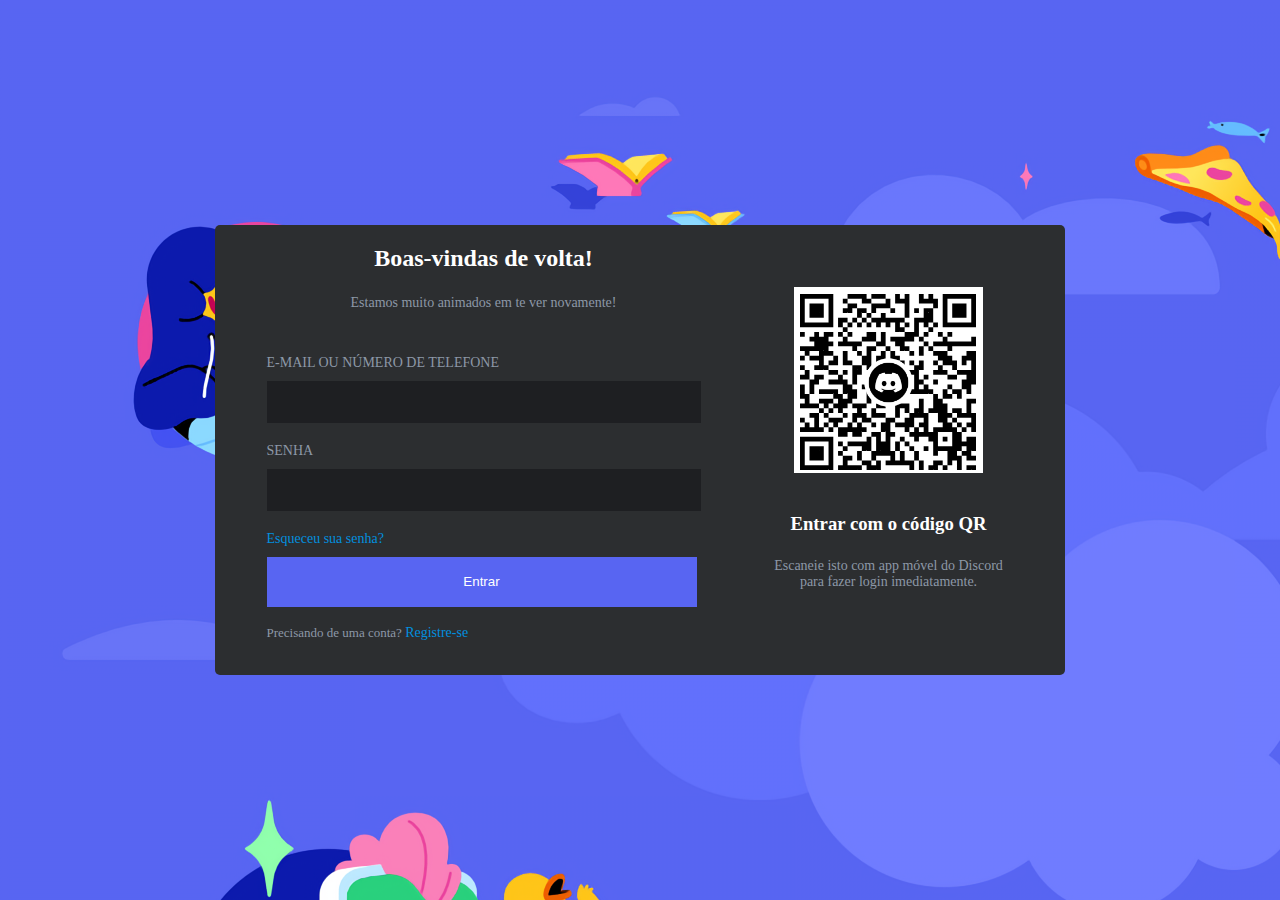
<file: Projeto 01/index.html>
<!DOCTYPE html>
<html lang="pt-br">
<head>
    <meta charset="UTF-8">
    <meta name="viewport" content="width=device-width, initial-scale=1.0">
    <link rel="stylesheet" href=style.css>
    <title>Document</title>
</head>
<body>
    <div class="login">
        <form>
            <h2>Boas-vindas de volta!</h2>
            <h5>Estamos muito animados em te ver novamente!</h5>
           
            <br>
                <label>E-MAIL OU NÚMERO DE TELEFONE</label><br>
                <input type="text"><br>
            <br>
                <label>SENHA</label><br>
                <input type="password"><br>
            <br>
   
                <a href="link de senha.html">Esqueceu sua senha?</a>
            <br>         
            <button>Entrar</button><br><br>
            <p>Precisando de uma conta? <a href="link de conta.html"torget="_blank">Registre-se</a></p>
        </form>

        <div class="container-qr-code">
            <img src="qrcode.png">
            <h3>Entrar com o código QR</h3>
            <h5>Escaneie isto com <b>app móvel do Discord</b> para fazer login imediatamente.</h5>
        </div>
    </div>

</body>
</html>
</file>
